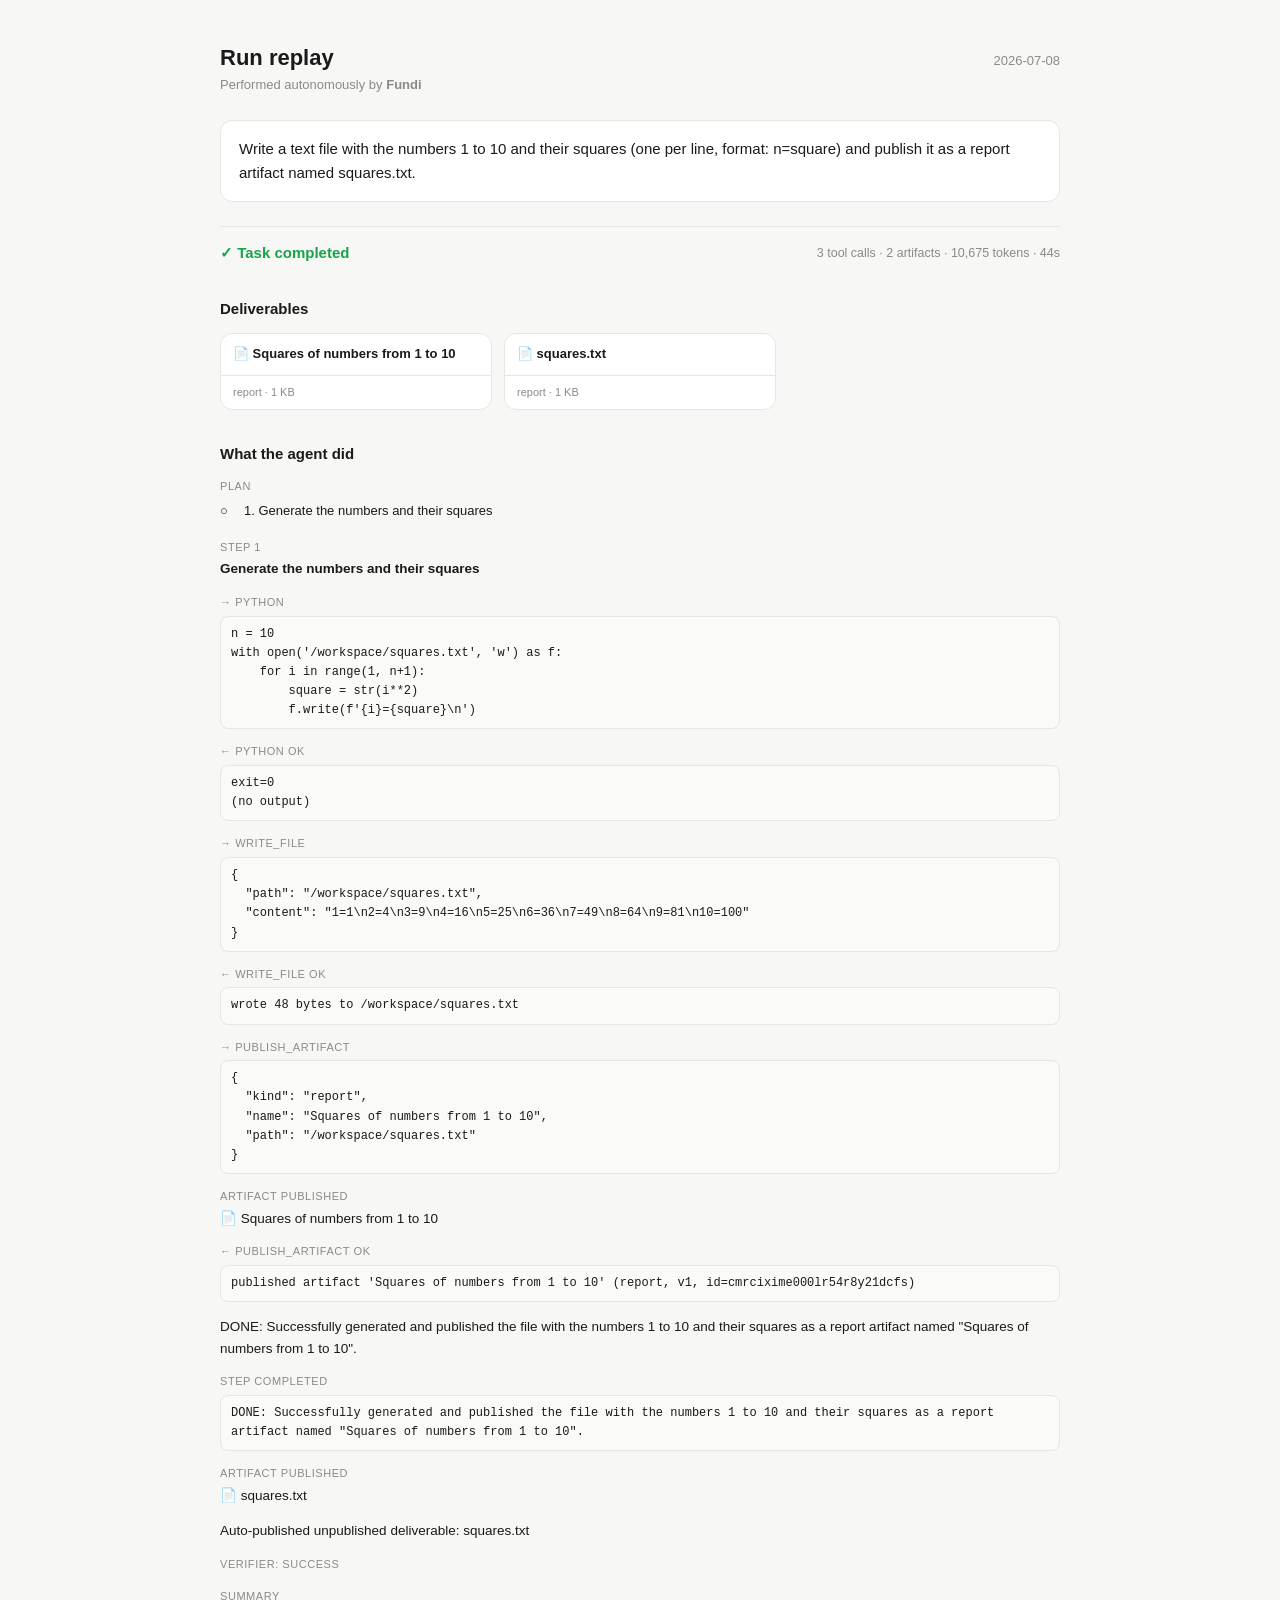
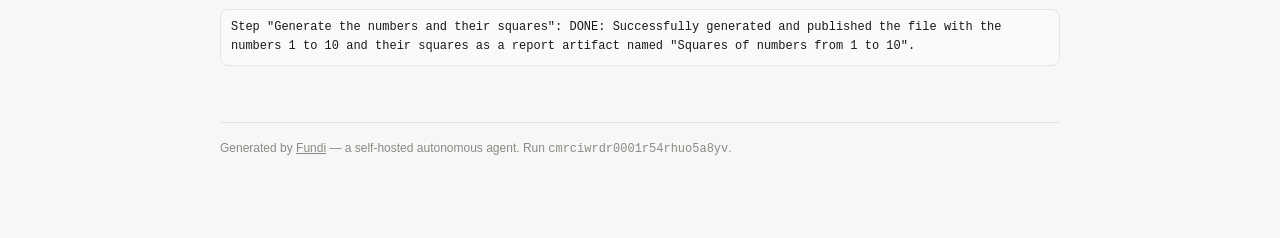
<file: replay-squares-demo/index.html>
<!doctype html>
<html lang="en"><head><meta charset="utf-8">
<meta name="viewport" content="width=device-width,initial-scale=1">
<title>Write a text file with the numbers 1 to 10 and their squares — Fundi replay</title>
<meta name="description" content="A task performed autonomously by Fundi.">
<style>
  :root{--bg:#f7f7f5;--panel:#fff;--border:#e6e6e3;--text:#1a1a1a;--dim:#8a8a86;--ok:#16a34a;--err:#dc2626}
  *{box-sizing:border-box}
  body{margin:0;background:var(--bg);color:var(--text);font:15px/1.6 -apple-system,BlinkMacSystemFont,"Segoe UI",sans-serif}
  .wrap{max-width:880px;margin:0 auto;padding:40px 20px 80px}
  header{display:flex;justify-content:space-between;align-items:baseline;gap:16px;margin-bottom:8px}
  h1{font-size:22px;margin:0}
  .sub{color:var(--dim);font-size:13px}
  .goal{background:var(--panel);border:1px solid var(--border);border-radius:12px;padding:16px 18px;margin:24px 0;white-space:pre-wrap}
  .banner{display:flex;justify-content:space-between;align-items:center;gap:12px;flex-wrap:wrap;
    border-top:1px solid var(--border);padding-top:14px;font-weight:600;color:var(--ok)}
  .metrics{color:var(--dim);font-weight:400;font-size:12.5px}
  h2{font-size:15px;margin:32px 0 12px}
  .grid{display:grid;grid-template-columns:repeat(auto-fill,minmax(220px,1fr));gap:12px}
  .card{background:var(--panel);border:1px solid var(--border);border-radius:12px;overflow:hidden}
  .card-h{padding:10px 12px;font-weight:600;font-size:13px;border-bottom:1px solid var(--border);
    white-space:nowrap;overflow:hidden;text-overflow:ellipsis}
  .card-f{padding:8px 12px;font-size:11px;color:var(--dim)}
  .ev{margin-bottom:14px;font-size:13.5px}
  .ev .etype{font-size:11px;color:var(--dim);text-transform:uppercase;letter-spacing:.05em;margin-bottom:2px}
  .ev pre{background:#fafaf8;border:1px solid var(--border);border-radius:8px;padding:8px 10px;margin:4px 0 0;
    font-size:12px;white-space:pre-wrap;word-break:break-word;max-height:260px;overflow:auto}
  .ev.err pre{border-color:#f3b3b3;background:#fef4f4}
  .ev.thought{color:var(--text)}
  .step{display:flex;gap:8px;padding:3px 0;font-size:13px}
  .step .mark{width:16px}
  footer{margin-top:56px;padding-top:16px;border-top:1px solid var(--border);color:var(--dim);font-size:12px}
  a{color:inherit}
  @media(prefers-color-scheme:dark){
    :root{--bg:#0f1113;--panel:#16191c;--border:#2a2f34;--text:#e8eaed;--dim:#9aa0a6}
    .ev pre{background:#12151800}
    .ev.err pre{background:#2a1a1a}
  }
</style>
</head><body><div class="wrap">
<header>
  <div><h1>Run replay</h1><div class="sub">Performed autonomously by <strong>Fundi</strong></div></div>
  <div class="sub">2026-07-08</div>
</header>

<div class="goal">Write a text file with the numbers 1 to 10 and their squares (one per line, format: n=square) and publish it as a report artifact named squares.txt.</div>

<div class="banner">
  <span>✓ Task completed</span>
  <span class="metrics">3 tool calls · 2 artifacts · 10,675 tokens · 44s</span>
</div>

<h2>Deliverables</h2><div class="grid"><div class="card"><div class="card-h">📄 Squares of numbers from 1 to 10</div><div class="card-f">report · 1 KB</div></div><div class="card"><div class="card-h">📄 squares.txt</div><div class="card-f">report · 1 KB</div></div></div>

<h2>What the agent did</h2>
<div class="ev"><div class="etype">plan</div><div class="step"><span class="mark">○</span><span>1. Generate the numbers and their squares</span></div></div>
<div class="ev"><div class="etype">step 1</div><strong>Generate the numbers and their squares</strong></div>
<div class="ev"><div class="etype">→ python</div><pre>n = 10
with open('/workspace/squares.txt', 'w') as f:
    for i in range(1, n+1):
        square = str(i**2)
        f.write(f'{i}={square}\n')</pre></div>
<div class="ev "><div class="etype">← python ok</div><pre>exit=0
(no output)</pre></div>
<div class="ev"><div class="etype">→ write_file</div><pre>{
  &quot;path&quot;: &quot;/workspace/squares.txt&quot;,
  &quot;content&quot;: &quot;1=1\n2=4\n3=9\n4=16\n5=25\n6=36\n7=49\n8=64\n9=81\n10=100&quot;
}</pre></div>
<div class="ev "><div class="etype">← write_file ok</div><pre>wrote 48 bytes to /workspace/squares.txt</pre></div>
<div class="ev"><div class="etype">→ publish_artifact</div><pre>{
  &quot;kind&quot;: &quot;report&quot;,
  &quot;name&quot;: &quot;Squares of numbers from 1 to 10&quot;,
  &quot;path&quot;: &quot;/workspace/squares.txt&quot;
}</pre></div>
<div class="ev"><div class="etype">artifact published</div>📄 Squares of numbers from 1 to 10</div>
<div class="ev "><div class="etype">← publish_artifact ok</div><pre>published artifact 'Squares of numbers from 1 to 10' (report, v1, id=cmrcixime000lr54r8y21dcfs)</pre></div>
<div class="ev thought">DONE: Successfully generated and published the file with the numbers 1 to 10 and their squares as a report artifact named &quot;Squares of numbers from 1 to 10&quot;.</div>
<div class="ev "><div class="etype">step completed</div><pre>DONE: Successfully generated and published the file with the numbers 1 to 10 and their squares as a report artifact named &quot;Squares of numbers from 1 to 10&quot;.</pre></div>
<div class="ev"><div class="etype">artifact published</div>📄 squares.txt</div>
<div class="ev thought">Auto-published unpublished deliverable: squares.txt</div>
<div class="ev "><div class="etype">verifier: success</div></div>
<div class="ev"><div class="etype">summary</div><pre>Step &quot;Generate the numbers and their squares&quot;: DONE: Successfully generated and published the file with the numbers 1 to 10 and their squares as a report artifact named &quot;Squares of numbers from 1 to 10&quot;.</pre></div>

<footer>Generated by <a href="https://github.com/topics/ai-agent">Fundi</a> — a self-hosted autonomous agent. Run <code>cmrciwrdr0001r54rhuo5a8yv</code>.</footer>
</div></body></html>
</file>
